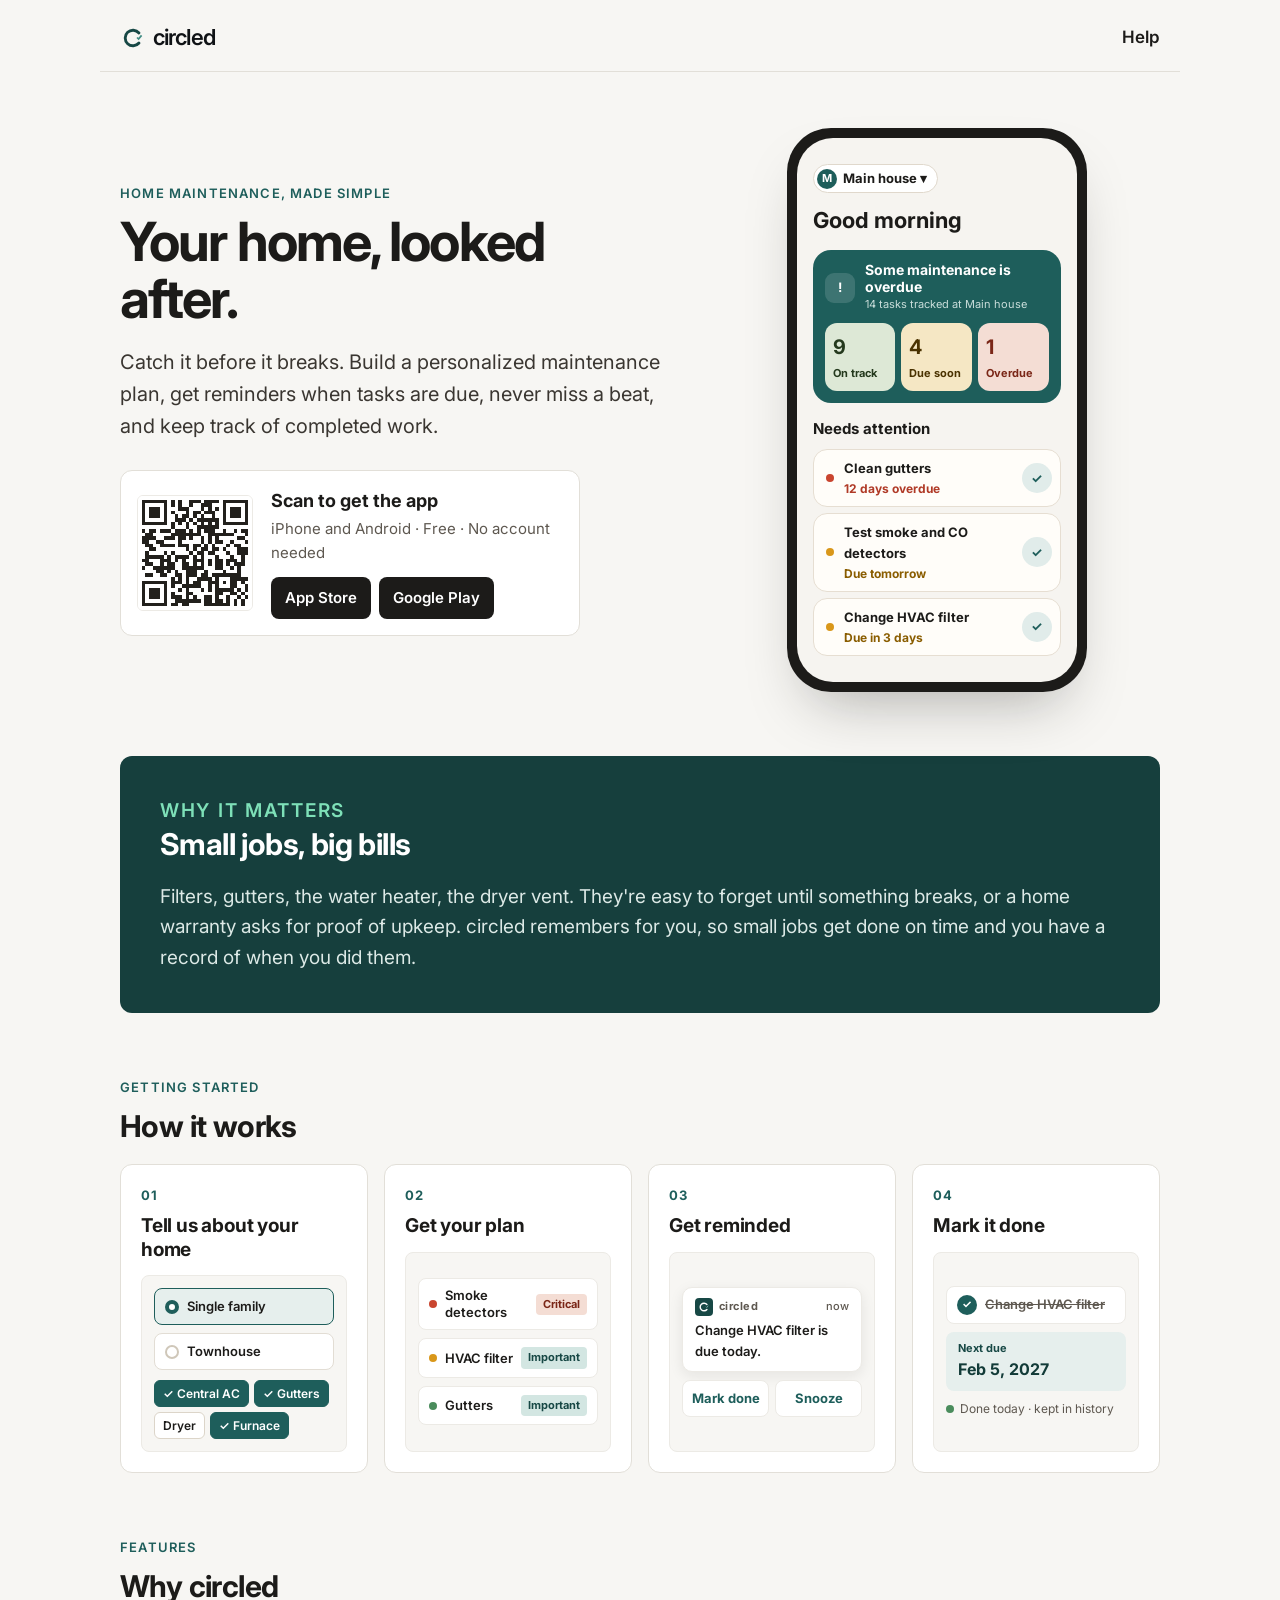
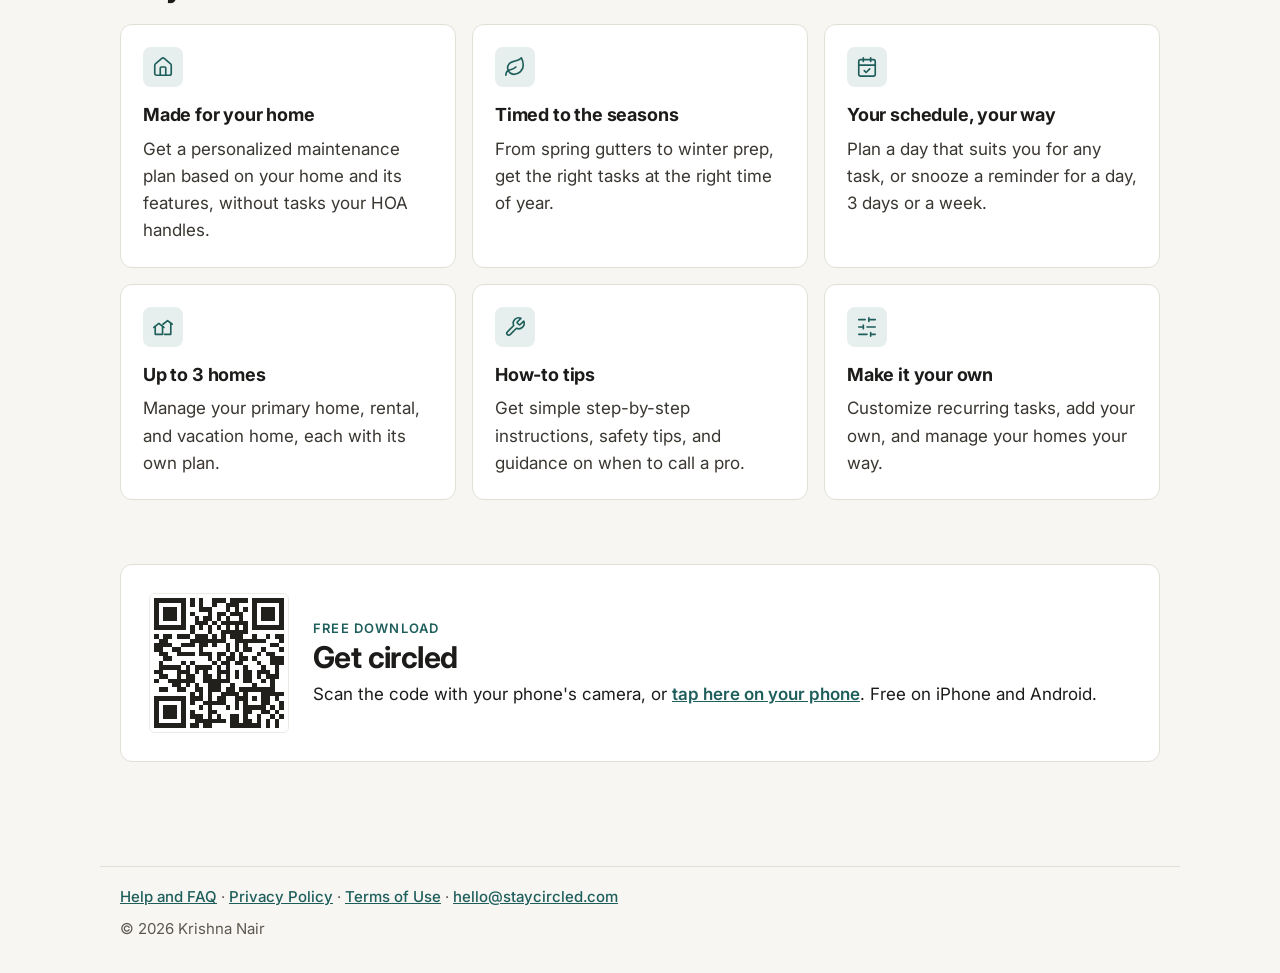
<file: index.html>
<!doctype html>
<html lang="en">
<head>
<meta charset="utf-8">
<meta name="viewport" content="width=device-width, initial-scale=1">
<title>circled: your home, looked after</title>
<meta name="description" content="A maintenance plan for your home in under a minute, with reminders before anything slips. Free for iPhone and Android. No account needed.">
<link rel="icon" href="favicon.svg" type="image/svg+xml">
<link rel="apple-touch-icon" href="apple-touch-icon.png">
<link rel="preconnect" href="https://fonts.googleapis.com">
<link rel="preconnect" href="https://fonts.gstatic.com" crossorigin>
<link rel="stylesheet" href="https://fonts.googleapis.com/css2?family=Inter:wght@400;500;600;700&display=swap">
<link rel="stylesheet" href="style.css">
</head>
<body>
<header class="wide"><a class="brand" href="./"><img class="logo" src="mark.svg" alt="">circled</a><nav><a href="support/">Help</a></nav></header>
<main class="wide">
<section class="hero">
  <div class="hero-text">
    <p class="eyebrow">Home maintenance, made simple</p>
    <h1>Your home, looked after.</h1>
    <p class="lead">Catch it before it breaks. Build a personalized maintenance plan, get reminders when tasks are due, never miss a beat, and keep track of completed work.</p>
    <div class="get">
      <div class="qr" aria-hidden="true"><svg xmlns="http://www.w3.org/2000/svg" viewBox="0 0 31 31" shape-rendering="crispEdges"><path fill="#FFFFFF" d="M0 0h31v31H0z"/><path stroke="#22201C" d="M1 1.5h7m1 0h1m1 0h1m2 0h3m1 0h4m1 0h7M1 2.5h1m5 0h1m1 0h1m1 0h1m2 0h1m2 0h3m3 0h1m5 0h1M1 3.5h1m1 0h3m1 0h1m3 0h3m3 0h1m1 0h1m1 0h1m1 0h1m1 0h3m1 0h1M1 4.5h1m1 0h3m1 0h1m1 0h1m3 0h1m1 0h2m1 0h3m2 0h1m1 0h3m1 0h1M1 5.5h1m1 0h3m1 0h1m2 0h1m1 0h2m1 0h1m1 0h1m2 0h1m2 0h1m1 0h3m1 0h1M1 6.5h1m5 0h1m2 0h3m1 0h1m1 0h6m1 0h1m5 0h1M1 7.5h7m1 0h1m1 0h1m1 0h1m1 0h1m1 0h1m1 0h1m1 0h1m1 0h7M9 8.5h1m3 0h1m2 0h6M1 9.5h1m1 0h2m1 0h3m1 0h3m1 0h1m1 0h1m1 0h3m2 0h1m2 0h1m1 0h2M2 10.5h2m5 0h8m2 0h7m3 0h1M1 11.5h4m2 0h3m1 0h2m1 0h1m2 0h1m1 0h1m1 0h1m5 0h2M1 12.5h2m2 0h2m4 0h1m5 0h1m1 0h1m1 0h2m2 0h1m3 0h1M2 13.5h2m2 0h4m1 0h3m1 0h2m1 0h1m1 0h1m3 0h1m1 0h2M3 14.5h2m8 0h1m1 0h1m1 0h2m1 0h2m1 0h1m3 0h3M2 15.5h1m4 0h1m1 0h1m4 0h1m1 0h2m1 0h2m3 0h1m2 0h3M2 16.5h5m1 0h1m1 0h4m1 0h1m1 0h1m3 0h1m3 0h1m2 0h1M1 17.5h2m3 0h3m1 0h1m1 0h1m2 0h3m1 0h1m1 0h2m1 0h3m1 0h1M2 18.5h2m2 0h1m1 0h2m2 0h2m1 0h1m1 0h1m1 0h1m1 0h2m1 0h1m1 0h3M1 19.5h1m2 0h6m2 0h6m3 0h2m2 0h1m1 0h1M5 20.5h2m1 0h1m1 0h1m2 0h3m2 0h1m4 0h1m3 0h1M2 21.5h2m2 0h2m2 0h2m1 0h3m1 0h2m1 0h8M9 22.5h1m1 0h1m1 0h1m2 0h4m1 0h1m3 0h5M1 23.5h7m1 0h3m1 0h1m1 0h2m2 0h3m1 0h1m1 0h2m1 0h1M1 24.5h1m5 0h1m1 0h1m2 0h5m2 0h1m1 0h1m3 0h2m2 0h1M1 25.5h1m1 0h3m1 0h1m3 0h1m1 0h1m3 0h1m1 0h1m1 0h5m1 0h1m1 0h1M1 26.5h1m1 0h3m1 0h1m1 0h1m3 0h2m6 0h2m2 0h2m1 0h1M1 27.5h1m1 0h3m1 0h1m1 0h3m1 0h1m1 0h1m2 0h2m1 0h1m2 0h1m2 0h1m1 0h1M1 28.5h1m5 0h1m2 0h7m1 0h2m1 0h2m1 0h1m1 0h1m1 0h1M1 29.5h7m1 0h2m1 0h2m4 0h7m1 0h1m1 0h1"/></svg>
</div>
      <div class="get-text">
        <p class="get-title">Scan to get the app</p>
        <p class="get-sub">iPhone and Android · Free · No account needed</p>
        <p class="stores"><a class="store" href="get/">App Store</a><a class="store" href="get/">Google Play</a></p>
      </div>
    </div>
  </div>

  <div class="phone" aria-label="The circled Home screen">
    <div class="screen">
      <p class="pill"><span class="initial">M</span>Main house ▾</p>
      <p class="hello">Good morning</p>
      <div class="status">
        <div class="status-top"><span class="glyph">!</span><div><p class="status-title">Some maintenance is overdue</p><p class="status-sub">14 tasks tracked at Main house</p></div></div>
        <div class="metrics">
          <div class="metric green"><b>9</b><span>On track</span></div>
          <div class="metric amber"><b>4</b><span>Due soon</span></div>
          <div class="metric red"><b>1</b><span>Overdue</span></div>
        </div>
      </div>
      <p class="needs">Needs attention</p>
      <div class="task"><span class="dot red"></span><div><p>Clean gutters</p><p class="due red">12 days overdue</p></div><span class="check">✓</span></div>
      <div class="task"><span class="dot amber"></span><div><p>Test smoke and CO detectors</p><p class="due amber">Due tomorrow</p></div><span class="check">✓</span></div>
      <div class="task"><span class="dot amber"></span><div><p>Change HVAC filter</p><p class="due amber">Due in 3 days</p></div><span class="check">✓</span></div>
    </div>
  </div>
</section>

<section class="band">
  <p class="label">Why it matters</p>
  <h2>Small jobs, big bills</h2>
  <p>Filters, gutters, the water heater, the dryer vent. They're easy to forget until something breaks, or a home warranty asks for proof of upkeep. circled remembers for you, so small jobs get done on time and you have a record of when you did them.</p>
</section>

<section>
  <p class="label">Getting started</p>
  <h2>How it works</h2>
  <ol class="steps">
    <li>
      <h3>Tell us about your home</h3>
      <div class="art" role="img" aria-label="Choosing a home type and what's in the home">
        <div class="choice on"><span class="radio"></span>Single family</div>
        <div class="choice"><span class="radio"></span>Townhouse</div>
        <div class="chips"><span class="chip on">✓ Central AC</span><span class="chip on">✓ Gutters</span><span class="chip">Dryer</span><span class="chip on">✓ Furnace</span></div>
      </div>
    </li>
    <li>
      <h3>Get your plan</h3>
      <div class="art" role="img" aria-label="A plan with tasks sorted by priority">
        <div class="row"><span class="dot red"></span><span class="name">Smoke detectors</span><span class="tag crit">Critical</span></div>
        <div class="row"><span class="dot amber"></span><span class="name">HVAC filter</span><span class="tag imp">Important</span></div>
        <div class="row"><span class="dot green"></span><span class="name">Gutters</span><span class="tag imp">Important</span></div>
      </div>
    </li>
    <li>
      <h3>Get reminded</h3>
      <div class="art" role="img" aria-label="A reminder notification with Mark done and Snooze buttons">
        <div class="notice">
          <p class="notice-top"><img class="app-icon" src="favicon.svg" alt="">circled<span class="when">now</span></p>
          <p class="notice-text">Change HVAC filter is due today.</p>
        </div>
        <div class="actions"><span>Mark done</span><span>Snooze</span></div>
      </div>
    </li>
    <li>
      <h3>Mark it done</h3>
      <div class="art" role="img" aria-label="A task marked done, with its next due date">
        <div class="row done"><span class="tick">✓</span><span class="name">Change HVAC filter</span></div>
        <div class="next"><span>Next due</span><b>Feb 5, 2027</b></div>
        <div class="history"><span class="hist-dot"></span>Done today · kept in history</div>
      </div>
    </li>
  </ol>
</section>

<section>
  <p class="label">Features</p>
  <h2>Why circled</h2>
  <div class="features">
    <div class="feature"><span class="icon" aria-hidden="true"><svg viewBox="0 0 24 24"><path d="M15 21v-8a1 1 0 0 0-1-1h-4a1 1 0 0 0-1 1v8"/><path d="M3 10a2 2 0 0 1 .7-1.5l7-6a2 2 0 0 1 2.6 0l7 6A2 2 0 0 1 21 10v9a2 2 0 0 1-2 2H5a2 2 0 0 1-2-2z"/></svg></span><h3>Made for your home</h3><p>Get a personalized maintenance plan based on your home and its features, without tasks your HOA handles.</p></div>
    <div class="feature"><span class="icon" aria-hidden="true"><svg viewBox="0 0 24 24"><path d="M11 20A7 7 0 0 1 9.8 6.1C15.5 5 17 4.5 19 2c1 2 2 4.2 2 8 0 5.5-4.8 10-10 10Z"/><path d="M2 21c0-3 1.9-5.4 5.1-6C9.5 14.5 12 13 13 12"/></svg></span><h3>Timed to the seasons</h3><p>From spring gutters to winter prep, get the right tasks at the right time of year.</p></div>
    <div class="feature"><span class="icon" aria-hidden="true"><svg viewBox="0 0 24 24"><rect x="3" y="4" width="18" height="18" rx="2"/><path d="M8 2v4M16 2v4M3 10h18"/><path d="m9 16 2 2 4-4"/></svg></span><h3>Your schedule, your way</h3><p>Plan a day that suits you for any task, or snooze a reminder for a day, 3 days or a week.</p></div>
    <div class="feature"><span class="icon" aria-hidden="true"><svg viewBox="0 0 24 24"><path d="M2 12.5 7.5 8l5.5 4.5"/><path d="M3.5 11.5V20h8v-8.5"/><path d="M12 9l5-4 5 4"/><path d="M13.5 20H20.5V8"/></svg></span><h3>Up to 3 homes</h3><p>Manage your primary home, rental, and vacation home, each with its own plan.</p></div>
    <div class="feature"><span class="icon" aria-hidden="true"><svg viewBox="0 0 24 24"><path d="M14.7 6.3a1 1 0 0 0 0 1.4l1.6 1.6a1 1 0 0 0 1.4 0l3.8-3.8a6 6 0 0 1-7.9 7.9l-6.9 6.9a2.1 2.1 0 0 1-3-3l6.9-6.9a6 6 0 0 1 7.9-7.9z"/></svg></span><h3>How-to tips</h3><p>Get simple step-by-step instructions, safety tips, and guidance on when to call a pro.</p></div>
    <div class="feature"><span class="icon" aria-hidden="true"><svg viewBox="0 0 24 24"><path d="M21 4h-7M10 4H3M21 12h-9M8 12H3M21 20h-5M12 20H3M14 2v4M8 10v4M16 18v4"/></svg></span><h3>Make it your own</h3><p>Customize recurring tasks, add your own, and manage your homes your way.</p></div>
  </div>
</section>

<section class="get-again">
  <div class="qr" aria-hidden="true"><svg xmlns="http://www.w3.org/2000/svg" viewBox="0 0 31 31" shape-rendering="crispEdges"><path fill="#FFFFFF" d="M0 0h31v31H0z"/><path stroke="#22201C" d="M1 1.5h7m1 0h1m1 0h1m2 0h3m1 0h4m1 0h7M1 2.5h1m5 0h1m1 0h1m1 0h1m2 0h1m2 0h3m3 0h1m5 0h1M1 3.5h1m1 0h3m1 0h1m3 0h3m3 0h1m1 0h1m1 0h1m1 0h1m1 0h3m1 0h1M1 4.5h1m1 0h3m1 0h1m1 0h1m3 0h1m1 0h2m1 0h3m2 0h1m1 0h3m1 0h1M1 5.5h1m1 0h3m1 0h1m2 0h1m1 0h2m1 0h1m1 0h1m2 0h1m2 0h1m1 0h3m1 0h1M1 6.5h1m5 0h1m2 0h3m1 0h1m1 0h6m1 0h1m5 0h1M1 7.5h7m1 0h1m1 0h1m1 0h1m1 0h1m1 0h1m1 0h1m1 0h1m1 0h7M9 8.5h1m3 0h1m2 0h6M1 9.5h1m1 0h2m1 0h3m1 0h3m1 0h1m1 0h1m1 0h3m2 0h1m2 0h1m1 0h2M2 10.5h2m5 0h8m2 0h7m3 0h1M1 11.5h4m2 0h3m1 0h2m1 0h1m2 0h1m1 0h1m1 0h1m5 0h2M1 12.5h2m2 0h2m4 0h1m5 0h1m1 0h1m1 0h2m2 0h1m3 0h1M2 13.5h2m2 0h4m1 0h3m1 0h2m1 0h1m1 0h1m3 0h1m1 0h2M3 14.5h2m8 0h1m1 0h1m1 0h2m1 0h2m1 0h1m3 0h3M2 15.5h1m4 0h1m1 0h1m4 0h1m1 0h2m1 0h2m3 0h1m2 0h3M2 16.5h5m1 0h1m1 0h4m1 0h1m1 0h1m3 0h1m3 0h1m2 0h1M1 17.5h2m3 0h3m1 0h1m1 0h1m2 0h3m1 0h1m1 0h2m1 0h3m1 0h1M2 18.5h2m2 0h1m1 0h2m2 0h2m1 0h1m1 0h1m1 0h1m1 0h2m1 0h1m1 0h3M1 19.5h1m2 0h6m2 0h6m3 0h2m2 0h1m1 0h1M5 20.5h2m1 0h1m1 0h1m2 0h3m2 0h1m4 0h1m3 0h1M2 21.5h2m2 0h2m2 0h2m1 0h3m1 0h2m1 0h8M9 22.5h1m1 0h1m1 0h1m2 0h4m1 0h1m3 0h5M1 23.5h7m1 0h3m1 0h1m1 0h2m2 0h3m1 0h1m1 0h2m1 0h1M1 24.5h1m5 0h1m1 0h1m2 0h5m2 0h1m1 0h1m3 0h2m2 0h1M1 25.5h1m1 0h3m1 0h1m3 0h1m1 0h1m3 0h1m1 0h1m1 0h5m1 0h1m1 0h1M1 26.5h1m1 0h3m1 0h1m1 0h1m3 0h2m6 0h2m2 0h2m1 0h1M1 27.5h1m1 0h3m1 0h1m1 0h3m1 0h1m1 0h1m2 0h2m1 0h1m2 0h1m2 0h1m1 0h1M1 28.5h1m5 0h1m2 0h7m1 0h2m1 0h2m1 0h1m1 0h1m1 0h1M1 29.5h7m1 0h2m1 0h2m4 0h7m1 0h1m1 0h1"/></svg>
</div>
  <div>
    <p class="label">Free download</p>
    <h2>Get circled</h2>
    <p>Scan the code with your phone's camera, or <a href="get/">tap here on your phone</a>. Free on iPhone and Android.</p>
  </div>
</section>

</main>
<footer class="wide">
<a href="support/">Help and FAQ</a> · <a href="privacy/">Privacy Policy</a> · <a href="terms/">Terms of Use</a> · <a href="mailto:hello@staycircled.com">hello@staycircled.com</a>
<p>© 2026 Krishna Nair</p>
</footer>
</body>
</html>
</file>
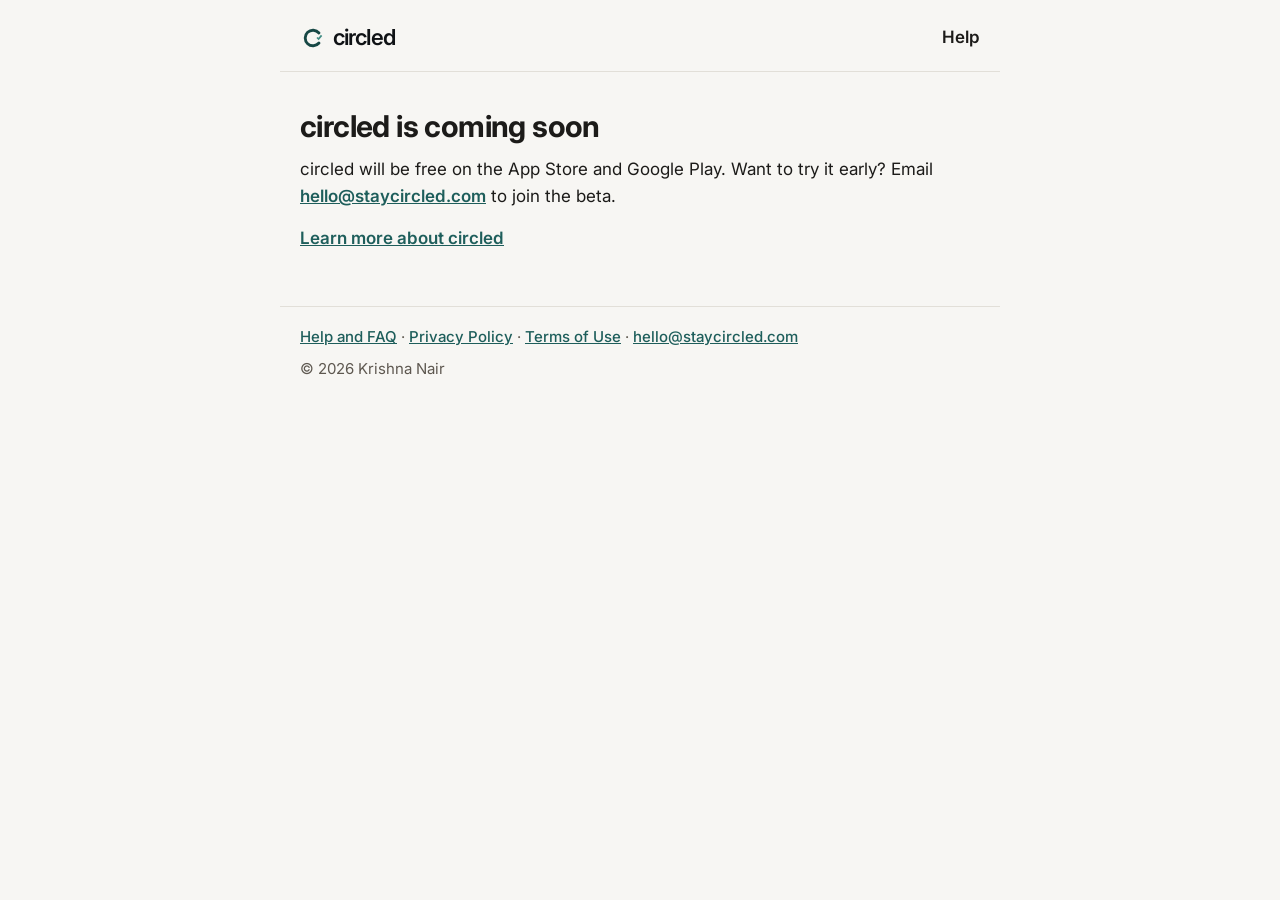
<file: get/index.html>
<!doctype html>
<html lang="en">
<head>
<meta charset="utf-8">
<meta name="viewport" content="width=device-width, initial-scale=1">
<title>Get circled</title>
<meta name="description" content="Download circled for iPhone and Android.">
<link rel="icon" href="../favicon.svg" type="image/svg+xml">
<link rel="apple-touch-icon" href="../apple-touch-icon.png">
<link rel="preconnect" href="https://fonts.googleapis.com">
<link rel="preconnect" href="https://fonts.gstatic.com" crossorigin>
<link rel="stylesheet" href="https://fonts.googleapis.com/css2?family=Inter:wght@400;500;600;700&display=swap">
<link rel="stylesheet" href="../style.css">
</head>
<body>
<header class=""><a class="brand" href="../"><img class="logo" src="../mark.svg" alt="">circled</a><nav><a href="../support/">Help</a></nav></header>
<main class="">
<h1>circled is coming soon</h1><p>circled will be free on the App Store and Google Play. Want to try it early? Email <a href="mailto:hello@staycircled.com">hello@staycircled.com</a> to join the beta.</p><p><a href="../">Learn more about circled</a></p>
</main>
<footer class="">
<a href="../support/">Help and FAQ</a> · <a href="../privacy/">Privacy Policy</a> · <a href="../terms/">Terms of Use</a> · <a href="mailto:hello@staycircled.com">hello@staycircled.com</a>
<p>© 2026 Krishna Nair</p>
</footer>
</body>
</html>
</file>
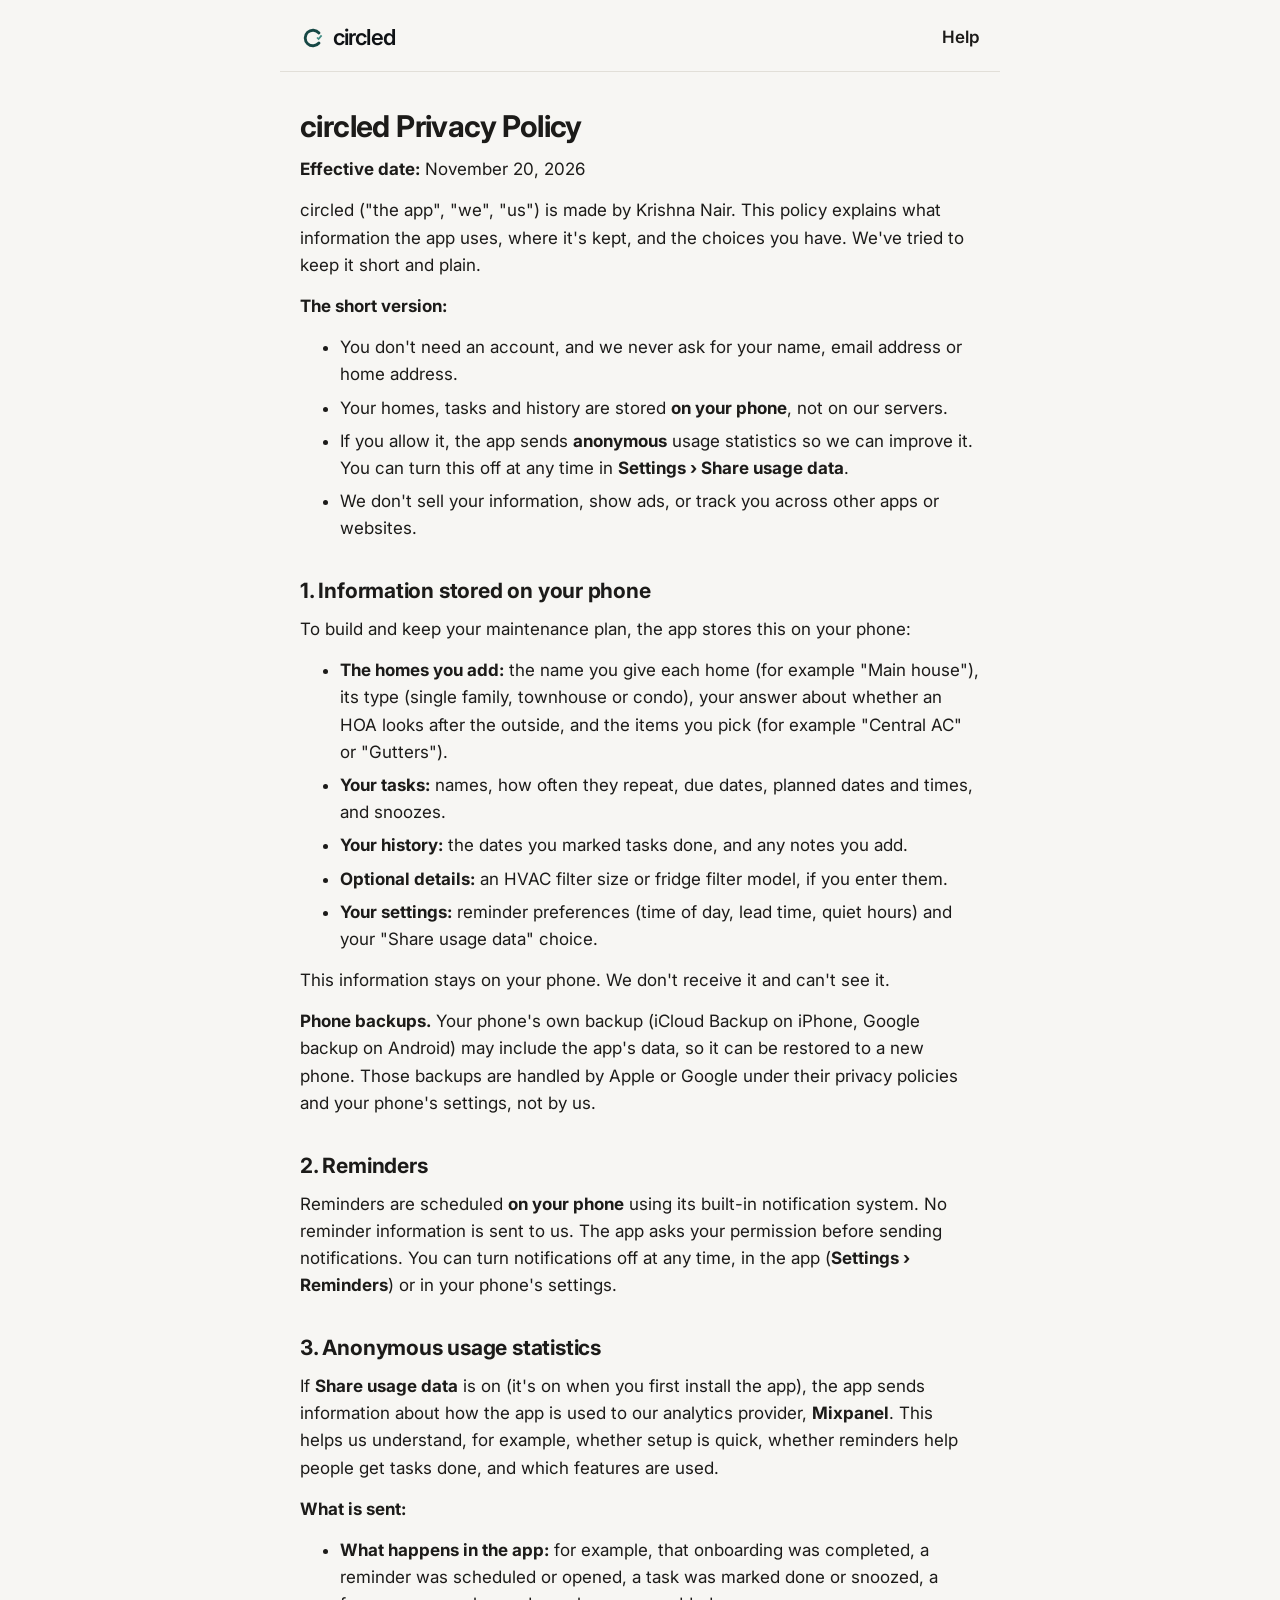
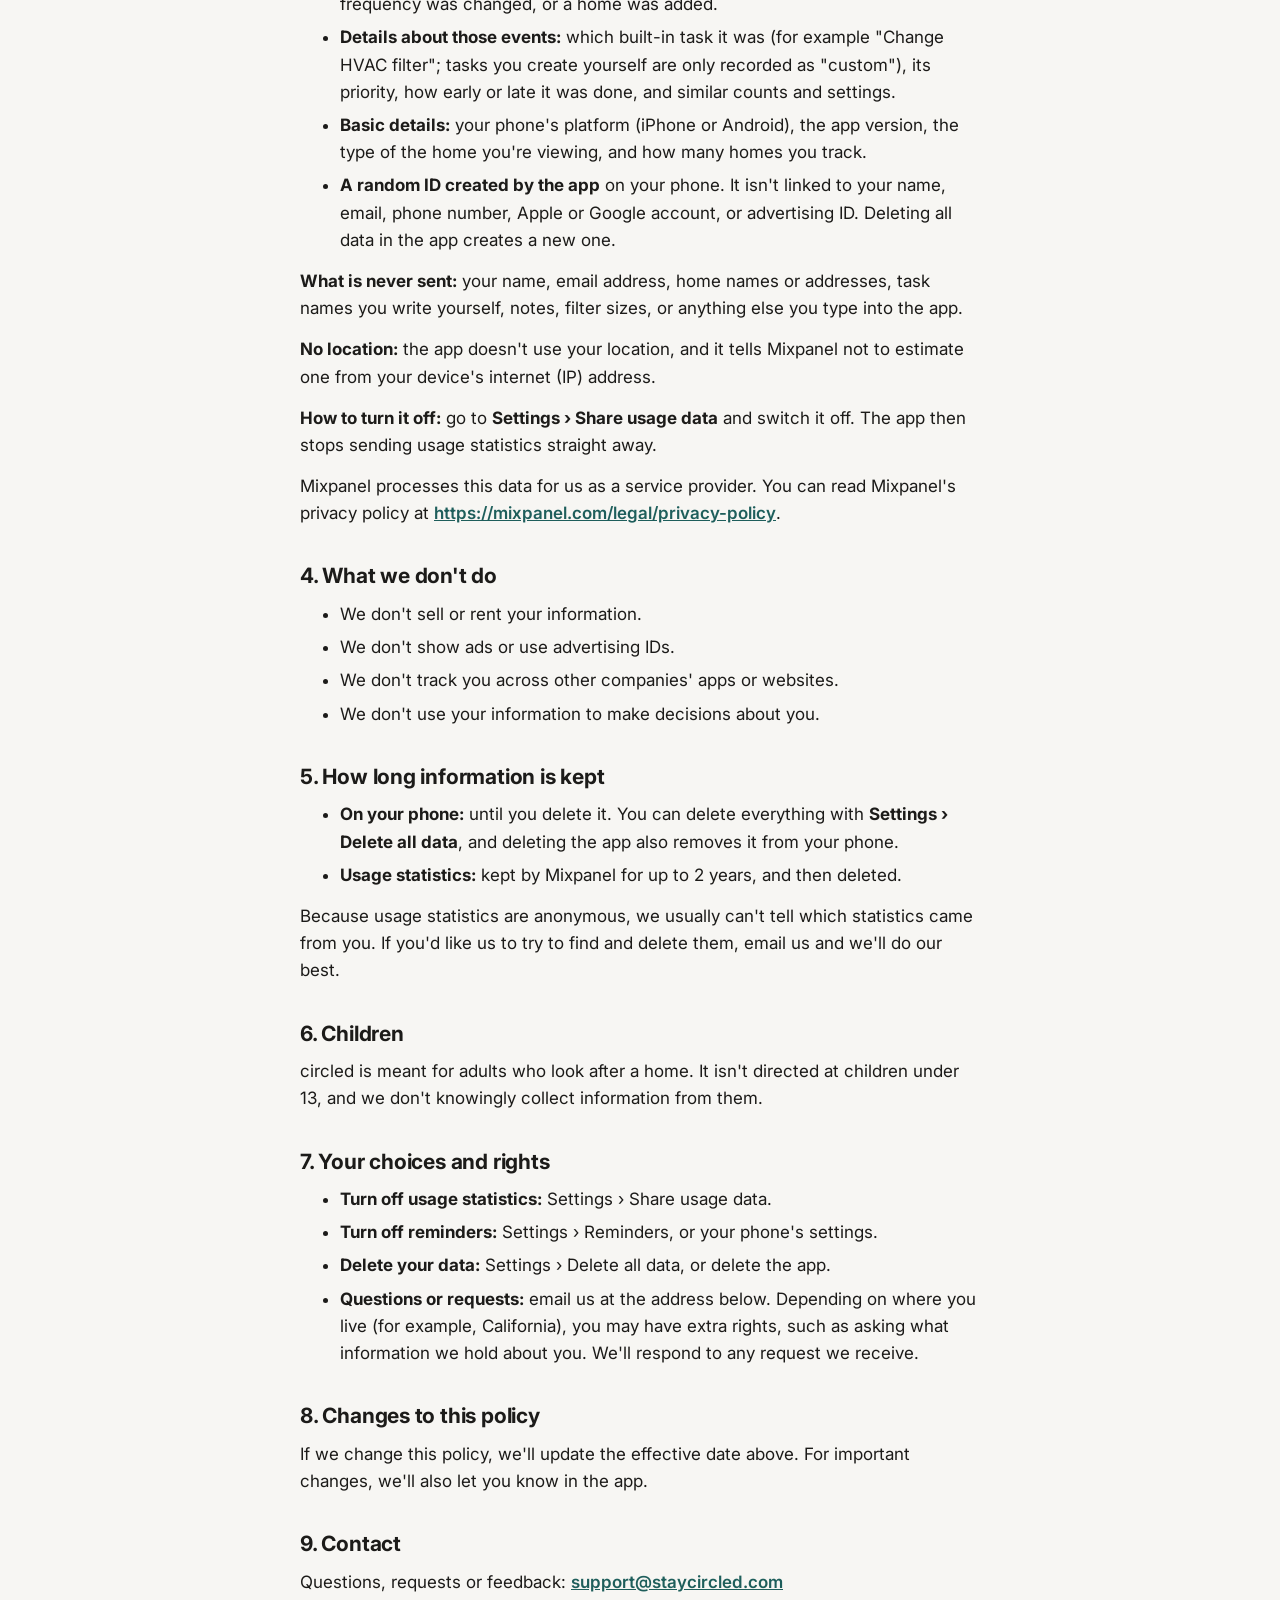
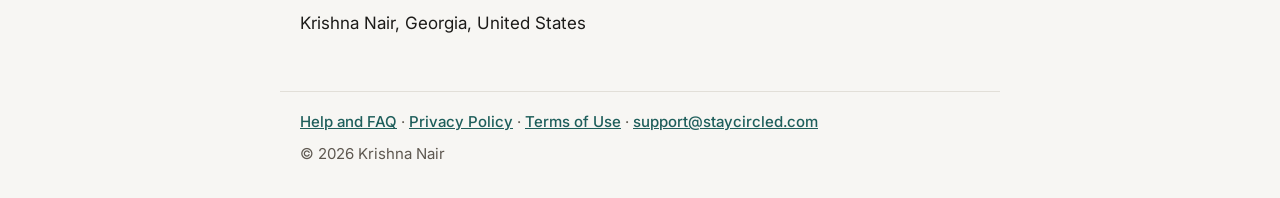
<file: privacy/index.html>
<!doctype html>
<html lang="en">
<head>
<meta charset="utf-8">
<meta name="viewport" content="width=device-width, initial-scale=1">
<title>circled Privacy Policy</title>
<meta name="description" content="What circled stores and sends.">
<link rel="icon" href="../favicon.svg" type="image/svg+xml">
<link rel="apple-touch-icon" href="../apple-touch-icon.png">
<link rel="preconnect" href="https://fonts.googleapis.com">
<link rel="preconnect" href="https://fonts.gstatic.com" crossorigin>
<link rel="stylesheet" href="https://fonts.googleapis.com/css2?family=Inter:wght@400;500;600;700&display=swap">
<link rel="stylesheet" href="../style.css">
</head>
<body>
<header class=""><a class="brand" href="../"><img class="logo" src="../mark.svg" alt="">circled</a><nav><a href="../support/">Help</a></nav></header>
<main class="">
<h1>circled Privacy Policy</h1>
<p><strong>Effective date:</strong> November 20, 2026</p>
<p>circled (&quot;the app&quot;, &quot;we&quot;, &quot;us&quot;) is made by Krishna Nair. This policy explains what information the app uses, where it's kept, and the choices you have. We've tried to keep it short and plain.</p>
<p><strong>The short version:</strong></p>
<ul><li>You don't need an account, and we never ask for your name, email address or home address.</li><li>Your homes, tasks and history are stored <strong>on your phone</strong>, not on our servers.</li><li>If you allow it, the app sends <strong>anonymous</strong> usage statistics so we can improve it. You can turn this off at any time in <strong>Settings › Share usage data</strong>.</li><li>We don't sell your information, show ads, or track you across other apps or websites.</li></ul>
<h2>1. Information stored on your phone</h2>
<p>To build and keep your maintenance plan, the app stores this on your phone:</p>
<ul><li><strong>The homes you add:</strong> the name you give each home (for example &quot;Main house&quot;), its type (single family, townhouse or condo), your answer about whether an HOA looks after the outside, and the items you pick (for example &quot;Central AC&quot; or &quot;Gutters&quot;).</li><li><strong>Your tasks:</strong> names, how often they repeat, due dates, planned dates and times, and snoozes.</li><li><strong>Your history:</strong> the dates you marked tasks done, and any notes you add.</li><li><strong>Optional details:</strong> an HVAC filter size or fridge filter model, if you enter them.</li><li><strong>Your settings:</strong> reminder preferences (time of day, lead time, quiet hours) and your &quot;Share usage data&quot; choice.</li></ul>
<p>This information stays on your phone. We don't receive it and can't see it.</p>
<p><strong>Phone backups.</strong> Your phone's own backup (iCloud Backup on iPhone, Google backup on Android) may include the app's data, so it can be restored to a new phone. Those backups are handled by Apple or Google under their privacy policies and your phone's settings, not by us.</p>
<h2>2. Reminders</h2>
<p>Reminders are scheduled <strong>on your phone</strong> using its built-in notification system. No reminder information is sent to us. The app asks your permission before sending notifications. You can turn notifications off at any time, in the app (<strong>Settings › Reminders</strong>) or in your phone's settings.</p>
<h2>3. Anonymous usage statistics</h2>
<p>If <strong>Share usage data</strong> is on (it's on when you first install the app), the app sends information about how the app is used to our analytics provider, <strong>Mixpanel</strong>. This helps us understand, for example, whether setup is quick, whether reminders help people get tasks done, and which features are used.</p>
<p><strong>What is sent:</strong></p>
<ul><li><strong>What happens in the app:</strong> for example, that onboarding was completed, a reminder was scheduled or opened, a task was marked done or snoozed, a frequency was changed, or a home was added.</li><li><strong>Details about those events:</strong> which built-in task it was (for example &quot;Change HVAC filter&quot;; tasks you create yourself are only recorded as &quot;custom&quot;), its priority, how early or late it was done, and similar counts and settings.</li><li><strong>Basic details:</strong> your phone's platform (iPhone or Android), the app version, the type of the home you're viewing, and how many homes you track.</li><li><strong>A random ID created by the app</strong> on your phone. It isn't linked to your name, email, phone number, Apple or Google account, or advertising ID. Deleting all data in the app creates a new one.</li></ul>
<p><strong>What is never sent:</strong> your name, email address, home names or addresses, task names you write yourself, notes, filter sizes, or anything else you type into the app.</p>
<p><strong>No location:</strong> the app doesn't use your location, and it tells Mixpanel not to estimate one from your device's internet (IP) address.</p>
<p><strong>How to turn it off:</strong> go to <strong>Settings › Share usage data</strong> and switch it off. The app then stops sending usage statistics straight away.</p>
<p>Mixpanel processes this data for us as a service provider. You can read Mixpanel's privacy policy at <a href="https://mixpanel.com/legal/privacy-policy">https://mixpanel.com/legal/privacy-policy</a>.</p>
<h2>4. What we don't do</h2>
<ul><li>We don't sell or rent your information.</li><li>We don't show ads or use advertising IDs.</li><li>We don't track you across other companies' apps or websites.</li><li>We don't use your information to make decisions about you.</li></ul>
<h2>5. How long information is kept</h2>
<ul><li><strong>On your phone:</strong> until you delete it. You can delete everything with <strong>Settings › Delete all data</strong>, and deleting the app also removes it from your phone.</li><li><strong>Usage statistics:</strong> kept by Mixpanel for up to 2 years, and then deleted.</li></ul>
<p>Because usage statistics are anonymous, we usually can't tell which statistics came from you. If you'd like us to try to find and delete them, email us and we'll do our best.</p>
<h2>6. Children</h2>
<p>circled is meant for adults who look after a home. It isn't directed at children under 13, and we don't knowingly collect information from them.</p>
<h2>7. Your choices and rights</h2>
<ul><li><strong>Turn off usage statistics:</strong> Settings › Share usage data.</li><li><strong>Turn off reminders:</strong> Settings › Reminders, or your phone's settings.</li><li><strong>Delete your data:</strong> Settings › Delete all data, or delete the app.</li><li><strong>Questions or requests:</strong> email us at the address below. Depending on where you live (for example, California), you may have extra rights, such as asking what information we hold about you. We'll respond to any request we receive.</li></ul>
<h2>8. Changes to this policy</h2>
<p>If we change this policy, we'll update the effective date above. For important changes, we'll also let you know in the app.</p>
<h2>9. Contact</h2>
<p>Questions, requests or feedback: <strong><a href="mailto:support@staycircled.com">support@staycircled.com</a></strong></p>
<p>Krishna Nair, Georgia, United States</p>
</main>
<footer class="">
<a href="../support/">Help and FAQ</a> · <a href="../privacy/">Privacy Policy</a> · <a href="../terms/">Terms of Use</a> · <a href="mailto:support@staycircled.com">support@staycircled.com</a>
<p>© 2026 Krishna Nair</p>
</footer>
</body>
</html>
</file>
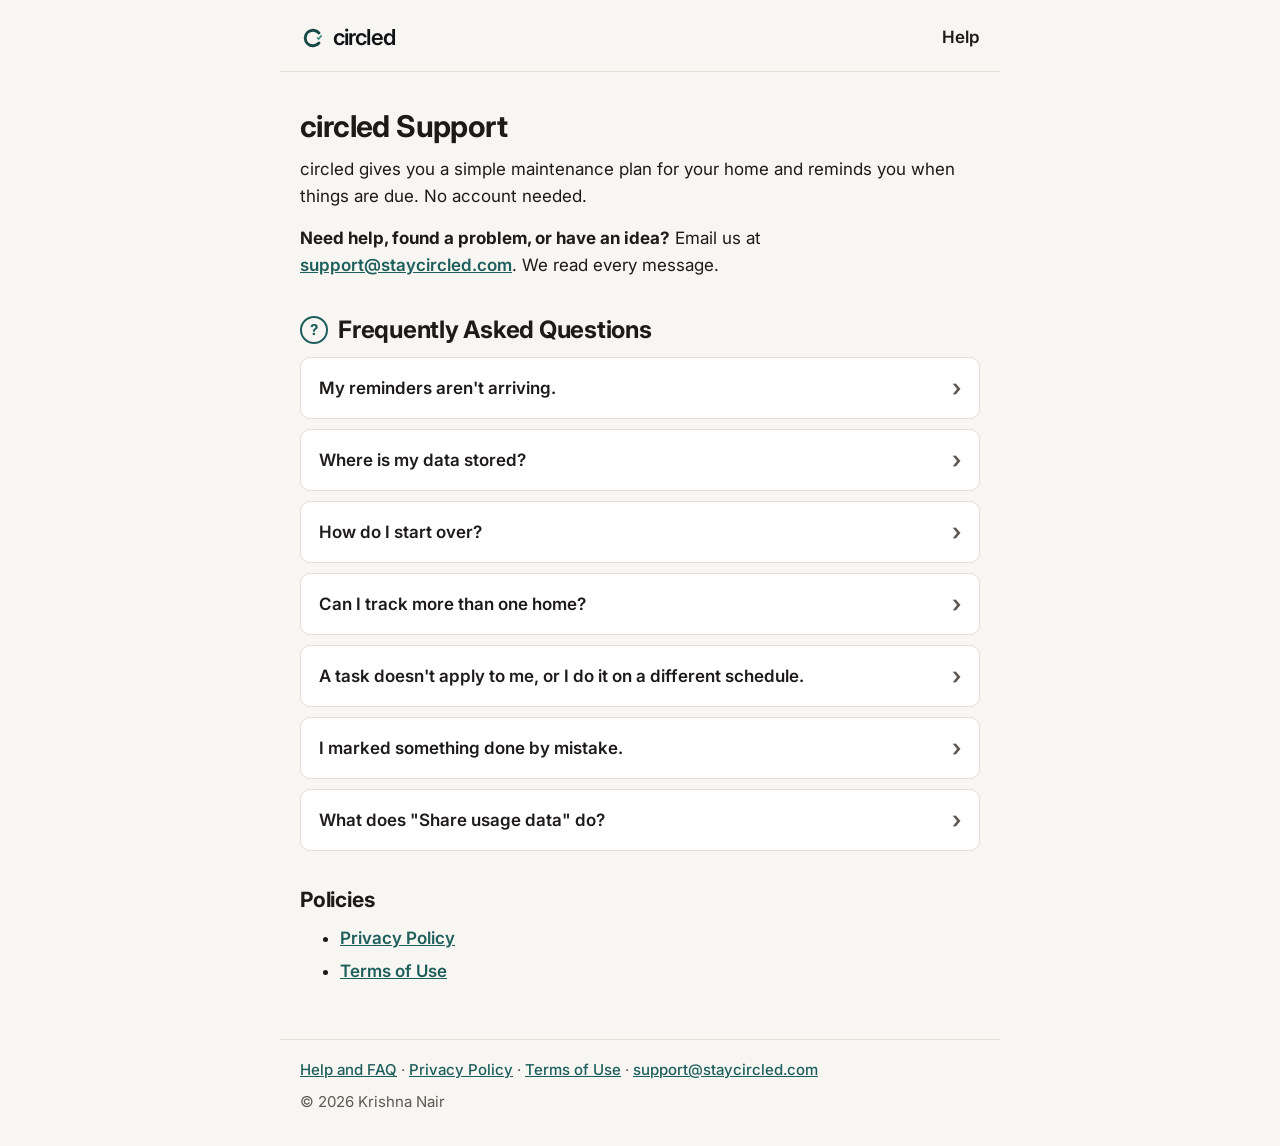
<file: support/index.html>
<!doctype html>
<html lang="en">
<head>
<meta charset="utf-8">
<meta name="viewport" content="width=device-width, initial-scale=1">
<title>circled Support</title>
<meta name="description" content="Help, answers to common questions, and how to reach us.">
<link rel="icon" href="../favicon.svg" type="image/svg+xml">
<link rel="apple-touch-icon" href="../apple-touch-icon.png">
<link rel="preconnect" href="https://fonts.googleapis.com">
<link rel="preconnect" href="https://fonts.gstatic.com" crossorigin>
<link rel="stylesheet" href="https://fonts.googleapis.com/css2?family=Inter:wght@400;500;600;700&display=swap">
<link rel="stylesheet" href="../style.css">
</head>
<body>
<header class=""><a class="brand" href="../"><img class="logo" src="../mark.svg" alt="">circled</a><nav><a href="../support/">Help</a></nav></header>
<main class="">
<h1>circled Support</h1>
<p>circled gives you a simple maintenance plan for your home and reminds you when things are due. No account needed.</p>
<p><strong>Need help, found a problem, or have an idea?</strong> Email us at <strong><a href="mailto:support@staycircled.com">support@staycircled.com</a></strong>. We read every message.</p>
<h2 class="faq-title"><span class="q">?</span>Frequently Asked Questions</h2><div class="faq">
<details><summary>My reminders aren't arriving.</summary><div class="answer">
<ol><li>On your phone, check that notifications are allowed for circled: <strong>Settings › Notifications › circled</strong> on iPhone, or <strong>Settings › Apps › circled › Notifications</strong> on Android.</li><li>In circled, open <strong>Settings › Reminders</strong> and check that reminders are on, and that the time of day and quiet hours are what you expect.</li><li>Open circled now and then. Each time you do, it refills the reminders scheduled on your phone.</li></ol>
</div></details>
<details><summary>Where is my data stored?</summary><div class="answer">
<p>On your phone, not online. It's included in your phone's own backup (iCloud Backup or Google backup), so restoring a new phone from a backup keeps your homes and history.</p>
</div></details>
<details><summary>How do I start over?</summary><div class="answer">
<p><strong>Settings › Delete all data.</strong> This removes all your homes, tasks and history from the phone and takes you back to setup. It can't be undone.</p>
</div></details>
<details><summary>Can I track more than one home?</summary><div class="answer">
<p>Yes, up to 3. Tap your home's name at the top of the Home or Tasks tab, then <strong>Add a home</strong>.</p>
</div></details>
<details><summary>A task doesn't apply to me, or I do it on a different schedule.</summary><div class="answer">
<p>Open the task. You can change how often it repeats (or its months, for seasonal tasks), rename it or delete it. To add or remove optional tasks, use <strong>+ Add task</strong> on the Tasks tab.</p>
</div></details>
<details><summary>I marked something done by mistake.</summary><div class="answer">
<p>Open the task and tap the <strong>Last done</strong> box or the entry in <strong>History</strong>. You can change its date or remove it, and the next due date is worked out again.</p>
</div></details>
<details><summary>What does &quot;Share usage data&quot; do?</summary><div class="answer">
<p>When it's on, the app sends anonymous statistics about how the app is used, never your name, home names or notes. Turn it off any time in Settings. See our <a href="../privacy/">Privacy Policy</a>.</p>
</div></details>
</div>
<h2>Policies</h2>
<ul><li><a href="../privacy/">Privacy Policy</a></li><li><a href="../terms/">Terms of Use</a></li></ul>
</main>
<footer class="">
<a href="../support/">Help and FAQ</a> · <a href="../privacy/">Privacy Policy</a> · <a href="../terms/">Terms of Use</a> · <a href="mailto:support@staycircled.com">support@staycircled.com</a>
<p>© 2026 Krishna Nair</p>
</footer>
</body>
</html>
</file>
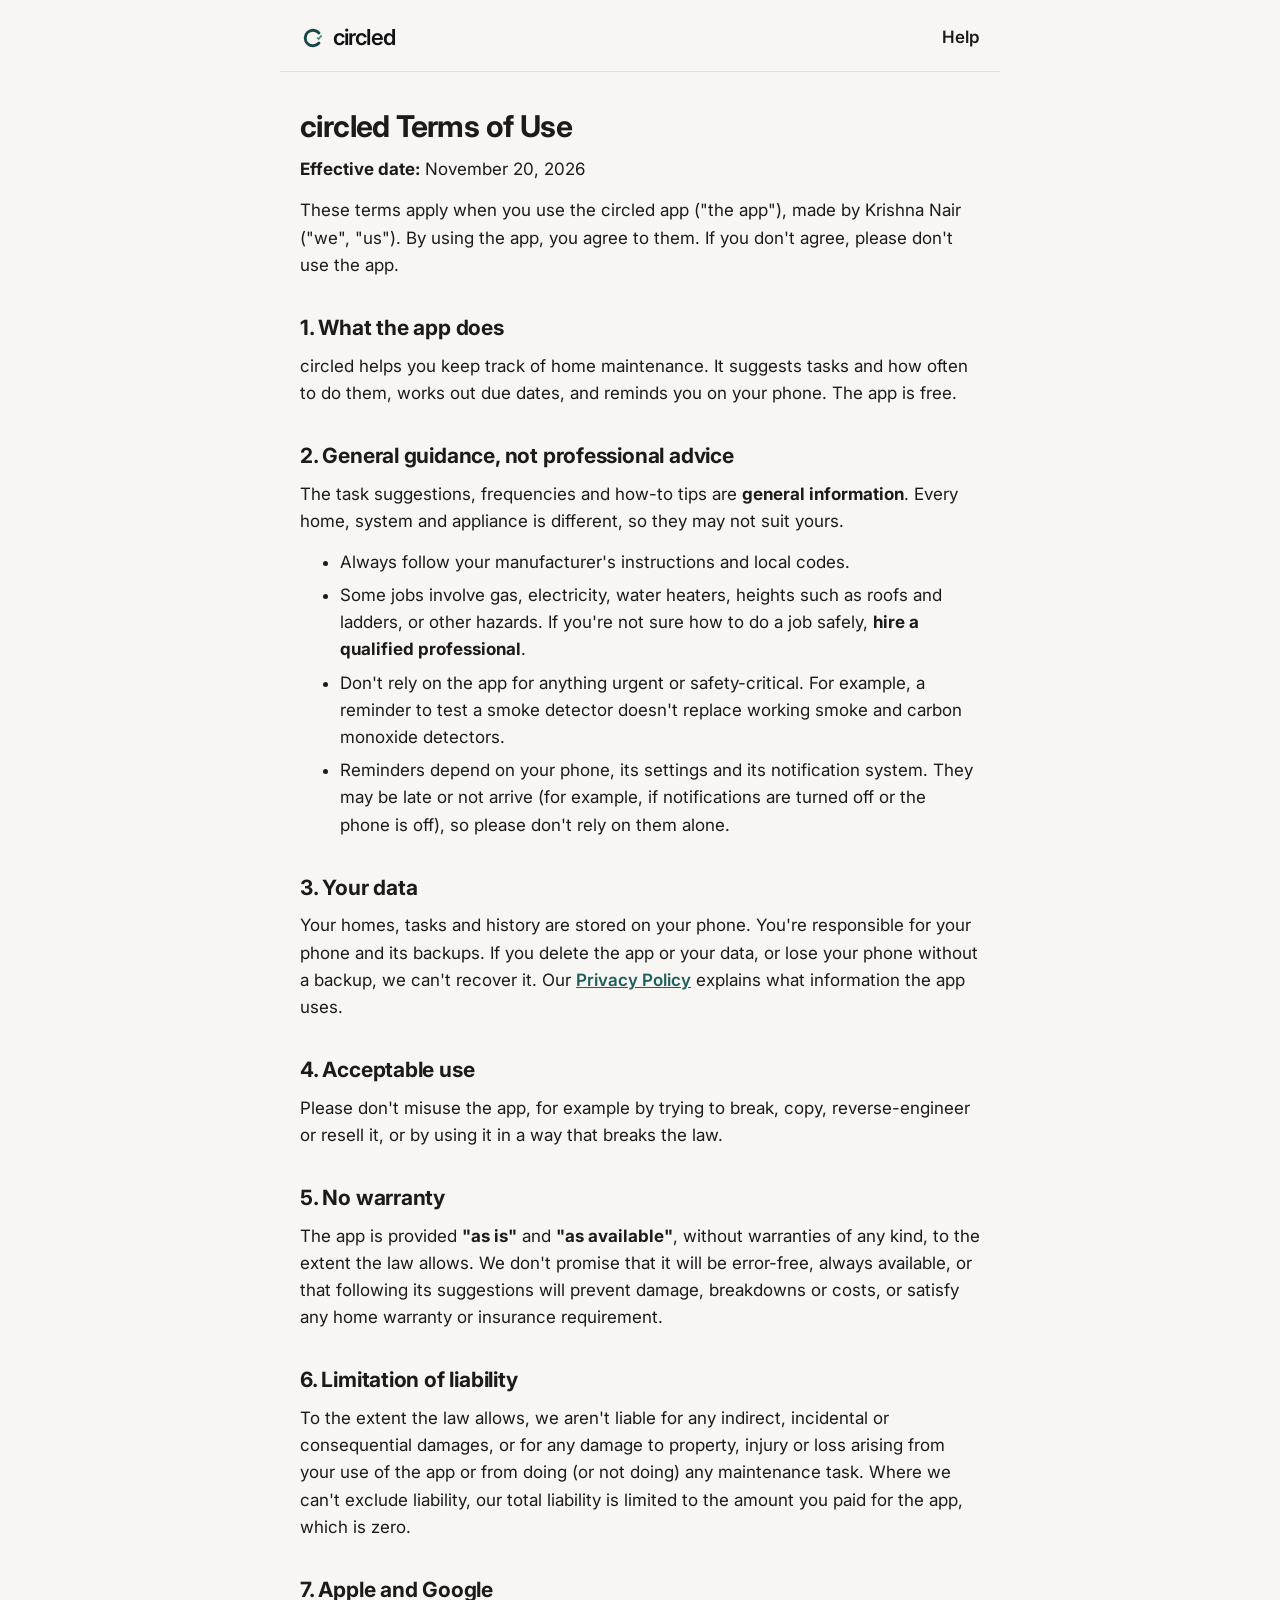
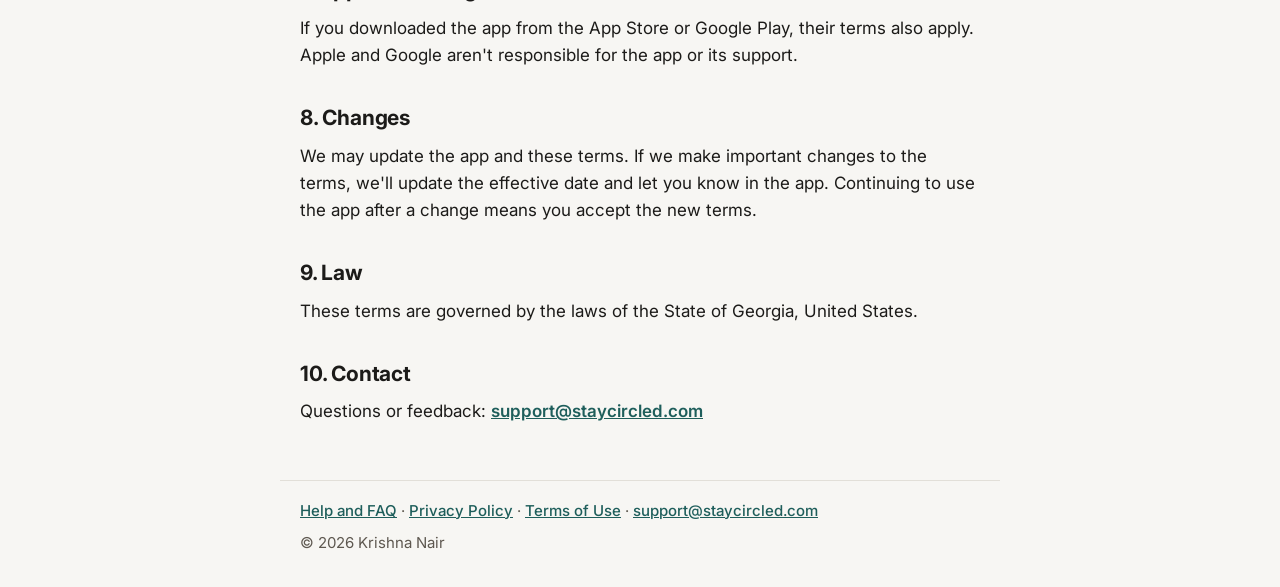
<file: terms/index.html>
<!doctype html>
<html lang="en">
<head>
<meta charset="utf-8">
<meta name="viewport" content="width=device-width, initial-scale=1">
<title>circled Terms of Use</title>
<meta name="description" content="The terms for using circled.">
<link rel="icon" href="../favicon.svg" type="image/svg+xml">
<link rel="apple-touch-icon" href="../apple-touch-icon.png">
<link rel="preconnect" href="https://fonts.googleapis.com">
<link rel="preconnect" href="https://fonts.gstatic.com" crossorigin>
<link rel="stylesheet" href="https://fonts.googleapis.com/css2?family=Inter:wght@400;500;600;700&display=swap">
<link rel="stylesheet" href="../style.css">
</head>
<body>
<header class=""><a class="brand" href="../"><img class="logo" src="../mark.svg" alt="">circled</a><nav><a href="../support/">Help</a></nav></header>
<main class="">
<h1>circled Terms of Use</h1>
<p><strong>Effective date:</strong> November 20, 2026</p>
<p>These terms apply when you use the circled app (&quot;the app&quot;), made by Krishna Nair (&quot;we&quot;, &quot;us&quot;). By using the app, you agree to them. If you don't agree, please don't use the app.</p>
<h2>1. What the app does</h2>
<p>circled helps you keep track of home maintenance. It suggests tasks and how often to do them, works out due dates, and reminds you on your phone. The app is free.</p>
<h2>2. General guidance, not professional advice</h2>
<p>The task suggestions, frequencies and how-to tips are <strong>general information</strong>. Every home, system and appliance is different, so they may not suit yours.</p>
<ul><li>Always follow your manufacturer's instructions and local codes.</li><li>Some jobs involve gas, electricity, water heaters, heights such as roofs and ladders, or other hazards. If you're not sure how to do a job safely, <strong>hire a qualified professional</strong>.</li><li>Don't rely on the app for anything urgent or safety-critical. For example, a reminder to test a smoke detector doesn't replace working smoke and carbon monoxide detectors.</li><li>Reminders depend on your phone, its settings and its notification system. They may be late or not arrive (for example, if notifications are turned off or the phone is off), so please don't rely on them alone.</li></ul>
<h2>3. Your data</h2>
<p>Your homes, tasks and history are stored on your phone. You're responsible for your phone and its backups. If you delete the app or your data, or lose your phone without a backup, we can't recover it. Our <a href="../privacy/">Privacy Policy</a> explains what information the app uses.</p>
<h2>4. Acceptable use</h2>
<p>Please don't misuse the app, for example by trying to break, copy, reverse-engineer or resell it, or by using it in a way that breaks the law.</p>
<h2>5. No warranty</h2>
<p>The app is provided <strong>&quot;as is&quot;</strong> and <strong>&quot;as available&quot;</strong>, without warranties of any kind, to the extent the law allows. We don't promise that it will be error-free, always available, or that following its suggestions will prevent damage, breakdowns or costs, or satisfy any home warranty or insurance requirement.</p>
<h2>6. Limitation of liability</h2>
<p>To the extent the law allows, we aren't liable for any indirect, incidental or consequential damages, or for any damage to property, injury or loss arising from your use of the app or from doing (or not doing) any maintenance task. Where we can't exclude liability, our total liability is limited to the amount you paid for the app, which is zero.</p>
<h2>7. Apple and Google</h2>
<p>If you downloaded the app from the App Store or Google Play, their terms also apply. Apple and Google aren't responsible for the app or its support.</p>
<h2>8. Changes</h2>
<p>We may update the app and these terms. If we make important changes to the terms, we'll update the effective date and let you know in the app. Continuing to use the app after a change means you accept the new terms.</p>
<h2>9. Law</h2>
<p>These terms are governed by the laws of the State of Georgia, United States.</p>
<h2>10. Contact</h2>
<p>Questions or feedback: <strong><a href="mailto:support@staycircled.com">support@staycircled.com</a></strong></p>
</main>
<footer class="">
<a href="../support/">Help and FAQ</a> · <a href="../privacy/">Privacy Policy</a> · <a href="../terms/">Terms of Use</a> · <a href="mailto:support@staycircled.com">support@staycircled.com</a>
<p>© 2026 Krishna Nair</p>
</footer>
</body>
</html>
</file>
<file: style.css>
/* circled's web pages: light, crisp and easy to read. Inter type, thin
   borders, small corner rounding, deep-teal accent from the app icon. */
:root {
  --bg: #F7F6F3;
  --card: #FFFFFF;
  --border: #E2DFD8;
  --divider: #ECEAE5;
  --text: #1C1B19;
  --muted: #5E5850;
  --accent: #1E5E5B;
  --deep: #163F3D;
  --mint: #7EE0B8;
  --accent-soft: #E6EFED;
}

* { box-sizing: border-box; }

body {
  margin: 0;
  background: var(--bg);
  color: var(--text);
  font: 17px/1.6 Inter, -apple-system, BlinkMacSystemFont, "Segoe UI", Roboto, Helvetica, Arial, sans-serif;
  -webkit-font-smoothing: antialiased;
}

header, main, footer { max-width: 720px; margin: 0 auto; padding: 0 20px; }
header { padding-top: 20px; padding-bottom: 16px; display: flex; align-items: center; justify-content: space-between; gap: 16px; border-bottom: 1px solid var(--border); }
header nav a { font-weight: 600; text-decoration: none; color: var(--text); }
.wide { max-width: 1080px; }
main { padding-top: 8px; padding-bottom: 40px; }

.brand { display: inline-flex; align-items: center; gap: 7px; color: #0F1215; text-decoration: none; font-weight: 600; font-size: 22px; letter-spacing: -0.04em; }
.logo { width: 26px; height: 26px; display: block; }

h1 { font-size: 30px; line-height: 1.2; letter-spacing: -0.02em; margin: 28px 0 12px; }
h2 { font-size: 21px; letter-spacing: -0.01em; margin: 32px 0 8px; }
h3 { letter-spacing: -0.01em; }
p, ul, ol { margin: 0 0 14px; }
li { margin-bottom: 6px; }
a { color: var(--accent); font-weight: 600; }
strong { font-weight: 700; }

.faq-title { display: flex; align-items: center; gap: 10px; font-size: 24px; }
.faq-title .q { width: 28px; height: 28px; border-radius: 50%; border: 2px solid var(--accent); color: var(--accent); display: inline-flex; align-items: center; justify-content: center; font-size: 15px; font-weight: 700; }
.faq { display: grid; gap: 10px; margin-bottom: 8px; }

details { background: var(--card); border: 1px solid var(--border); border-radius: 10px; overflow: hidden; }
summary {
  list-style: none; cursor: pointer; display: flex; align-items: center; justify-content: space-between; gap: 12px;
  min-height: 60px; padding: 16px 18px; font-weight: 600;
}
summary::-webkit-details-marker { display: none; }
summary::after { content: "›"; color: var(--muted); font-size: 24px; line-height: 1; transition: transform .15s; }
details[open] summary::after { transform: rotate(90deg); }
.answer { padding: 4px 18px 16px; border-top: 1px solid var(--divider); }
.answer > :first-child { margin-top: 12px; }

footer { border-top: 1px solid var(--border); padding-top: 18px; padding-bottom: 32px; color: var(--muted); font-size: 15px; }
footer p { margin: 8px 0 0; }
footer a { font-weight: 500; }

/* ---- Marketing page ---- */
section { margin: 64px 0; }
section h2 { font-size: 30px; line-height: 1.2; letter-spacing: -0.02em; margin: 0 0 20px; }

/* Small all-caps label above a heading. */
.label, .eyebrow { display: block; color: var(--accent); font-size: 13px; font-weight: 600; letter-spacing: .09em; text-transform: uppercase; margin: 0 0 10px; }

.hero { display: grid; grid-template-columns: 1.1fr 0.9fr; gap: 48px; align-items: center; margin-top: 48px; }
.hero h1 { font-size: 54px; line-height: 1.05; letter-spacing: -0.035em; margin: 0 0 18px; }
.lead { font-size: 20px; color: #3A3631; margin-bottom: 28px; }

.get { display: flex; align-items: center; gap: 18px; background: var(--card); border: 1px solid var(--border); border-radius: 12px; padding: 16px; max-width: 460px; }
.qr { flex: none; width: 116px; height: 116px; border-radius: 6px; overflow: hidden; background: #fff; border: 1px solid var(--divider); }
.qr svg { width: 100%; height: 100%; display: block; }
.get-title { font-weight: 700; font-size: 18px; margin: 0 0 2px; }
.get-sub { color: var(--muted); font-size: 15px; margin: 0 0 12px; }
.stores { display: flex; flex-wrap: wrap; gap: 8px; margin: 0; }
.store { display: inline-block; background: var(--text); color: #fff; text-decoration: none; border-radius: 8px; padding: 9px 14px; font-size: 15px; font-weight: 600; }

/* A small phone showing the Home screen. */
.phone { justify-self: center; width: 300px; border-radius: 44px; background: #1C1B19; padding: 10px; box-shadow: 0 30px 60px -24px rgba(30, 30, 25, .35); }
.screen { background: #F6F4F0; border-radius: 36px; padding: 26px 16px 20px; font-size: 13px; }
.screen p { margin: 0; }
.pill { display: inline-flex; align-items: center; gap: 6px; background: #fff; border: 1.5px solid #E0D8CC; border-radius: 16px; padding: 3px 10px 3px 3px; font-weight: 700; }
.initial { width: 20px; height: 20px; border-radius: 50%; background: var(--accent); color: #fff; font-size: 11px; display: inline-flex; align-items: center; justify-content: center; }
.hello { font-size: 22px; font-weight: 700; margin: 10px 0 12px !important; }
.status { background: var(--accent); color: #fff; border-radius: 18px; padding: 12px; }
.status-top { display: flex; gap: 10px; align-items: center; margin-bottom: 10px; }
.glyph { flex: none; width: 30px; height: 30px; border-radius: 9px; background: rgba(255,255,255,.14); display: inline-flex; align-items: center; justify-content: center; font-weight: 700; }
.status-title { font-weight: 700; font-size: 14px; line-height: 1.2; }
.status-sub { color: #C9DDDA; font-size: 11px; }
.metrics { display: grid; grid-template-columns: repeat(3, 1fr); gap: 6px; }
.metric { border-radius: 12px; padding: 8px; display: flex; flex-direction: column; gap: 2px; font-size: 11px; font-weight: 700; }
.metric b { font-size: 20px; }
.metric.green { background: #DDE8D6; color: #24391D; }
.metric.amber { background: #F5E7C4; color: #4A3200; }
.metric.red { background: #F4DDD4; color: #7A2617; }
.needs { font-size: 15px; font-weight: 700; margin: 14px 0 8px !important; }
.task { display: flex; align-items: center; gap: 10px; background: #FFFDF9; border: 1px solid #E6DED2; border-radius: 14px; padding: 8px 8px 8px 12px; margin-bottom: 6px; }
.task > div { flex: 1; }
.task p:first-child { font-weight: 700; }
.dot { width: 8px; height: 8px; border-radius: 50%; flex: none; }
.dot.red { background: #C9452F; } .dot.amber { background: #D9971A; }
.due { font-weight: 700; font-size: 12px; }
.due.red { color: #B03A27; } .due.amber { color: #8A5D00; }
.check { flex: none; width: 30px; height: 30px; border-radius: 50%; background: #E1ECEA; color: var(--accent); display: inline-flex; align-items: center; justify-content: center; font-weight: 700; }

/* The problem, on the deep teal of the app icon. */
.band { background: var(--deep); color: #fff; border-radius: 12px; padding: 40px; }
.band .label { color: var(--mint); }
.band h2 { color: #fff; }
.band p { font-size: 19px; margin: 0; color: #DCE9E6; }

.steps { list-style: none; counter-reset: step; padding: 0; display: grid; grid-template-columns: repeat(4, minmax(0, 1fr)); gap: 16px; }
.steps li { counter-increment: step; background: var(--card); border: 1px solid var(--border); border-radius: 12px; padding: 20px; margin: 0; display: flex; flex-direction: column; }
.steps li::before { content: "0" counter(step); color: var(--accent); font-size: 13px; font-weight: 700; letter-spacing: .09em; margin-bottom: 8px; }
.steps h3 { font-size: 19px; line-height: 1.25; margin: 0 0 14px; }

/* The little app pictures in "How it works". */
.art { flex: 1; background: var(--bg); border: 1px solid var(--divider); border-radius: 8px; padding: 12px; display: flex; flex-direction: column; gap: 8px; font-size: 13px; min-height: 150px; justify-content: center; }
.choice { display: flex; align-items: center; gap: 8px; background: #fff; border: 1px solid #E2DDD4; border-radius: 8px; padding: 7px 10px; font-weight: 600; }
.choice.on { border-color: var(--accent); background: var(--accent-soft); }
.radio { width: 14px; height: 14px; border-radius: 50%; border: 2px solid #CFC7B9; background: #fff; flex: none; }
.choice.on .radio { border: 4px solid var(--accent); }
.chips { display: flex; flex-wrap: wrap; gap: 5px; margin-top: 2px; }
.chip { border: 1px solid #DCD5C9; border-radius: 6px; padding: 3px 8px; background: #fff; font-weight: 600; font-size: 12px; }
.chip.on { background: var(--accent); border-color: var(--accent); color: #fff; }
.art .row { display: flex; align-items: center; gap: 8px; background: #fff; border: 1px solid var(--divider); border-radius: 8px; padding: 8px 10px; }
.art .name { flex: 1; min-width: 0; font-weight: 600; line-height: 1.3; }
.dot.green { background: #4A8C5C; }
.tag { font-size: 11px; font-weight: 700; padding: 2px 7px; border-radius: 4px; flex: none; }
.tag.crit { background: #F4DDD4; color: #7A2617; }
.tag.imp { background: #D3E6E2; color: #174845; }
.notice { background: #fff; border: 1px solid var(--divider); border-radius: 10px; padding: 10px 12px; box-shadow: 0 4px 14px rgba(30,30,25,.08); }
.notice p { margin: 0; }
.notice-top { display: flex; align-items: center; gap: 6px; font-size: 11px; font-weight: 700; color: var(--muted); letter-spacing: .04em; }
.app-icon { width: 18px; height: 18px; display: block; }
.when { margin-left: auto; font-weight: 500; letter-spacing: 0; }
.notice-text { font-weight: 600; margin-top: 4px !important; }
.actions { display: grid; grid-template-columns: 1fr 1fr; gap: 6px; }
.actions span { background: #fff; border: 1px solid var(--divider); border-radius: 8px; padding: 7px; text-align: center; font-weight: 700; color: var(--accent); }
.row.done .name { color: var(--muted); text-decoration: line-through; }
.tick { width: 20px; height: 20px; border-radius: 50%; background: var(--accent); color: #fff; display: inline-flex; align-items: center; justify-content: center; font-size: 11px; font-weight: 700; flex: none; }
.next { display: flex; flex-direction: column; background: var(--accent-soft); border-radius: 8px; padding: 8px 12px; color: #174845; }
.next span { font-size: 11px; font-weight: 700; }
.next b { font-size: 16px; color: #123B38; }
.history { display: flex; align-items: center; gap: 6px; color: var(--muted); font-size: 12px; }
.hist-dot { width: 8px; height: 8px; border-radius: 50%; background: #4A8C5C; }

.features { display: grid; grid-template-columns: repeat(3, 1fr); gap: 16px; }
.feature { background: var(--card); border: 1px solid var(--border); border-radius: 12px; padding: 22px; }
.icon { width: 40px; height: 40px; border-radius: 8px; background: var(--accent-soft); color: var(--accent); display: flex; align-items: center; justify-content: center; margin-bottom: 14px; }
.icon svg { width: 22px; height: 22px; fill: none; stroke: currentColor; stroke-width: 1.8; stroke-linecap: round; stroke-linejoin: round; }
.feature h3 { margin: 0 0 6px; font-size: 18px; }
.feature p { margin: 0; color: #3A3631; }

.get-again { display: flex; align-items: center; gap: 24px; background: var(--card); border: 1px solid var(--border); border-radius: 12px; padding: 28px; }
.get-again h2 { margin-bottom: 6px; }
.get-again p { margin: 0; }
.get-again .qr { width: 140px; height: 140px; }

@media (max-width: 860px) {
  .hero { grid-template-columns: 1fr; gap: 36px; }
  .hero h1 { font-size: 42px; }
  .steps { grid-template-columns: repeat(2, minmax(0, 1fr)); }
  .features { grid-template-columns: 1fr 1fr; }
}
@media (max-width: 560px) {
  section { margin: 44px 0; }
  .hero { margin-top: 28px; }
  .hero h1 { font-size: 36px; }
  section h2 { font-size: 26px; }
  .lead { font-size: 18px; }
  .steps, .features { grid-template-columns: 1fr; }
  .get-again { flex-direction: column; align-items: flex-start; }
  .band { padding: 26px 22px; }
}
</file>
